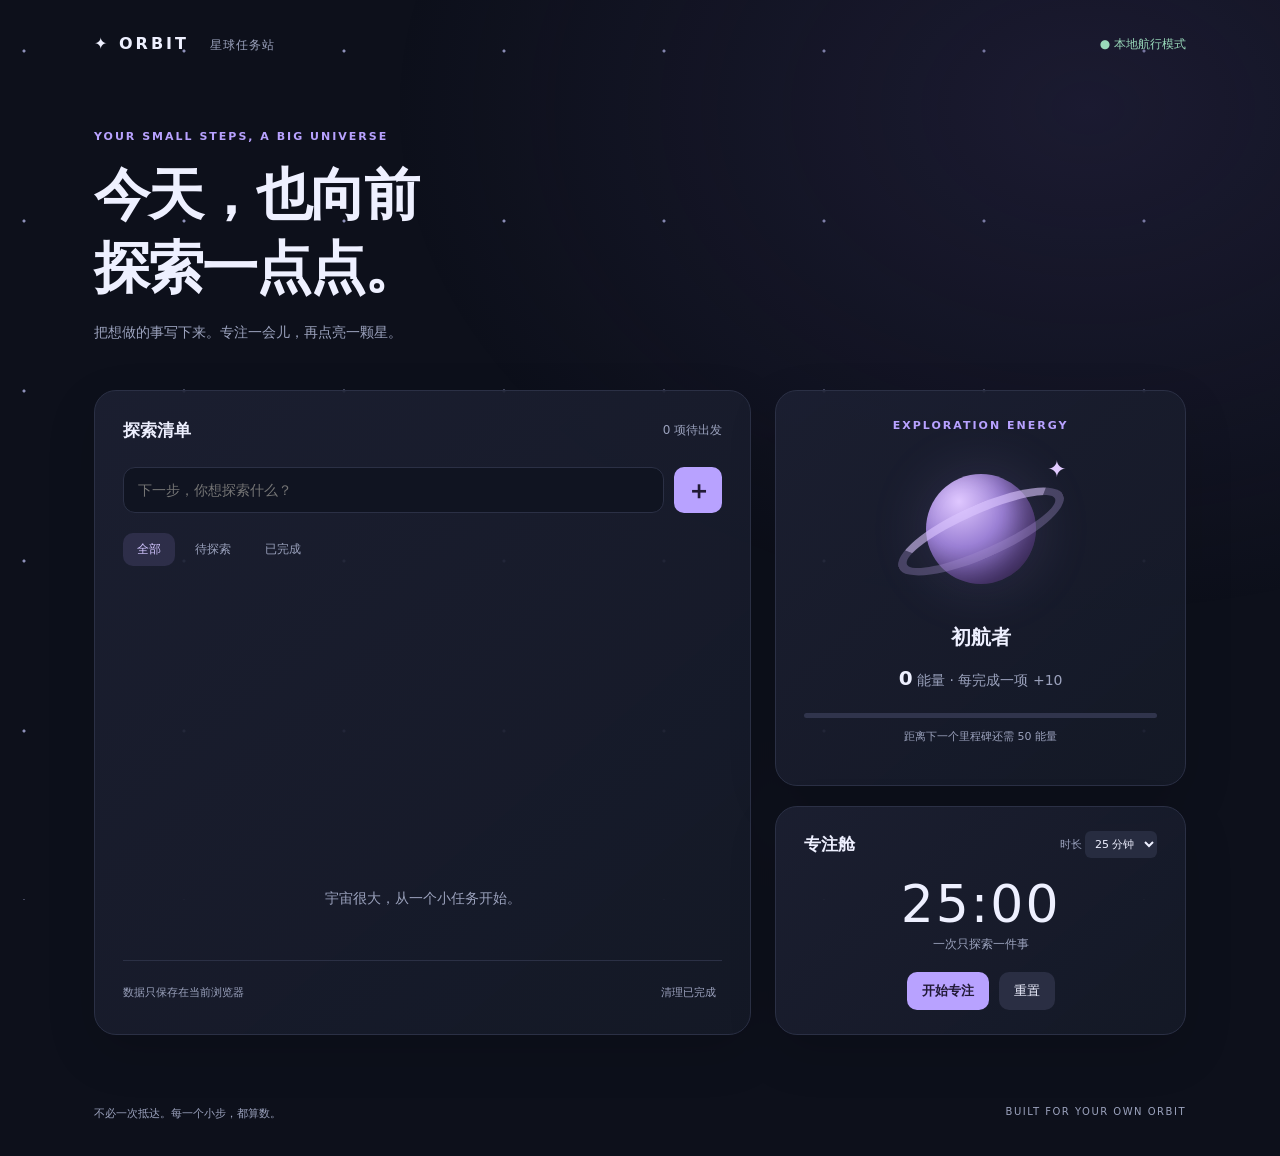
<file: index.html>
<!doctype html>
<html lang="zh-CN">
<head>
<meta charset="utf-8"><meta name="viewport" content="width=device-width,initial-scale=1">
<title>星球任务站 · Orbit</title><link rel="stylesheet" href="style.css">
</head>
<body>
<div class="stars" aria-hidden="true"></div>
<header><a class="brand" href="./">✦ ORBIT <span>星球任务站</span></a><span class="status">● 本地航行模式</span></header>
<main>
<section class="intro"><div class="eyebrow">YOUR SMALL STEPS, A BIG UNIVERSE</div><h1>今天，也向前<br>探索一点点。</h1><p>把想做的事写下来。专注一会儿，再点亮一颗星。</p></section>
<section class="dashboard" aria-label="任务控制台">
<div class="mission panel"><div class="section-heading"><h2>探索清单</h2><span id="count">0 项待出发</span></div>
<form id="task-form"><label class="sr-only" for="task-input">新任务</label><input id="task-input" maxlength="120" placeholder="下一步，你想探索什么？" autocomplete="off" required><button class="add" type="submit" aria-label="添加任务">＋</button></form>
<div class="filters" role="group" aria-label="筛选任务"><button class="active" data-filter="all" aria-pressed="true">全部</button><button data-filter="pending" aria-pressed="false">待探索</button><button data-filter="done" aria-pressed="false">已完成</button></div>
<ul id="tasks"></ul><p id="empty" class="empty">宇宙很大，从一个小任务开始。<br><span>例如：读 10 页书、散步、写下一个灵感。</span></p>
<div class="mission-footer"><span>数据只保存在当前浏览器</span><button id="clear">清理已完成</button></div></div>
<aside><section class="planet-card panel"><div class="eyebrow">EXPLORATION ENERGY</div><div class="planet" aria-hidden="true"><div class="ring"></div><div class="sphere"></div><span class="satellite">✦</span></div><h2 id="level">初航者</h2><p><strong id="energy">0</strong> 能量 · 每完成一项 +10</p><div class="progress"><div id="progress"></div></div><p id="next-level" class="small">距离下一等级还需 50 能量</p></section>
<section class="timer-card panel"><div class="section-heading"><h2>专注舱</h2><label class="duration-label">时长 <select id="duration" aria-label="专注时长"><option value="15">15 分钟</option><option value="25" selected>25 分钟</option><option value="45">45 分钟</option></select></label></div><div id="time" class="time" role="timer">25:00</div><p id="timer-status">一次只探索一件事</p><div class="timer-actions"><button id="toggle-timer" class="primary">开始专注</button><button id="reset-timer">重置</button></div><p id="timer-announcement" class="sr-only" aria-live="polite"></p></section></aside>
</section><p id="notice" role="status" aria-live="polite"></p>
<footer>不必一次抵达。每一个小步，都算数。 <span>BUILT FOR YOUR OWN ORBIT</span></footer>
</main><script src="app.js" defer></script></body></html>
</file>
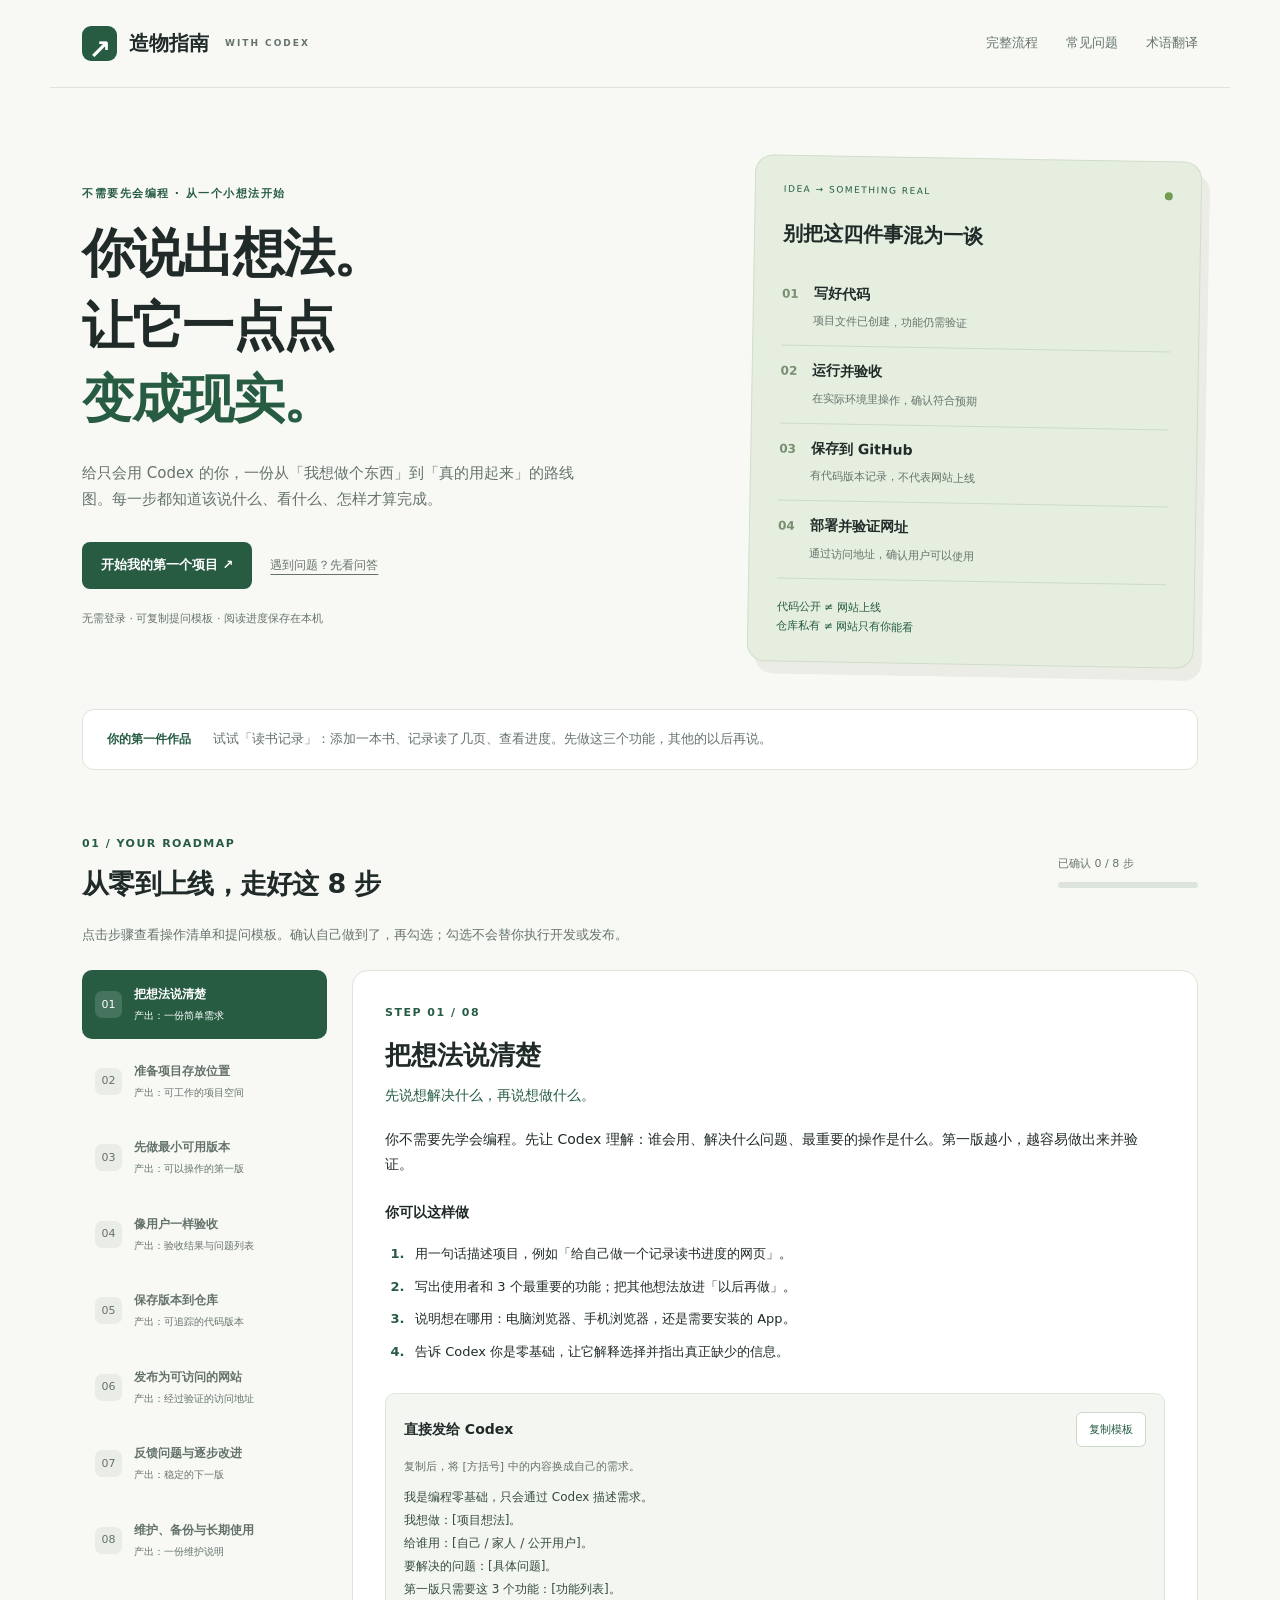
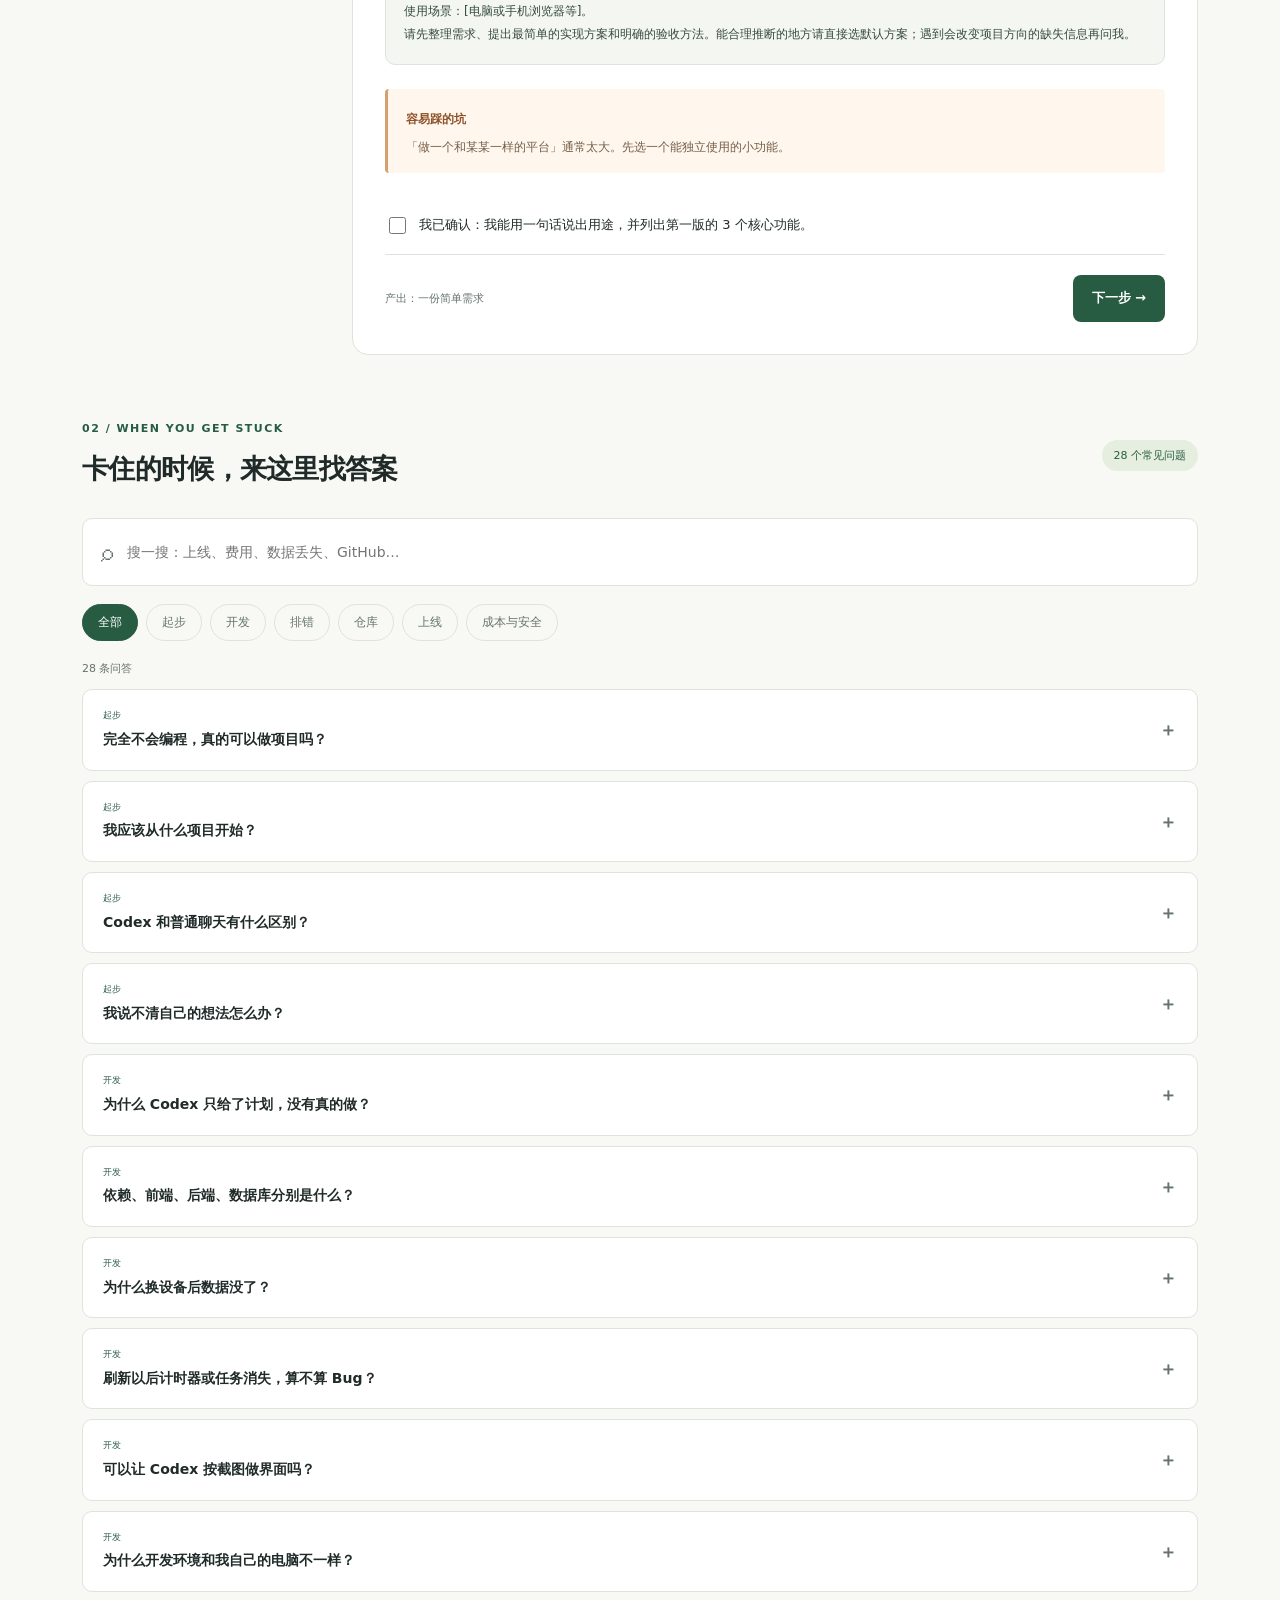
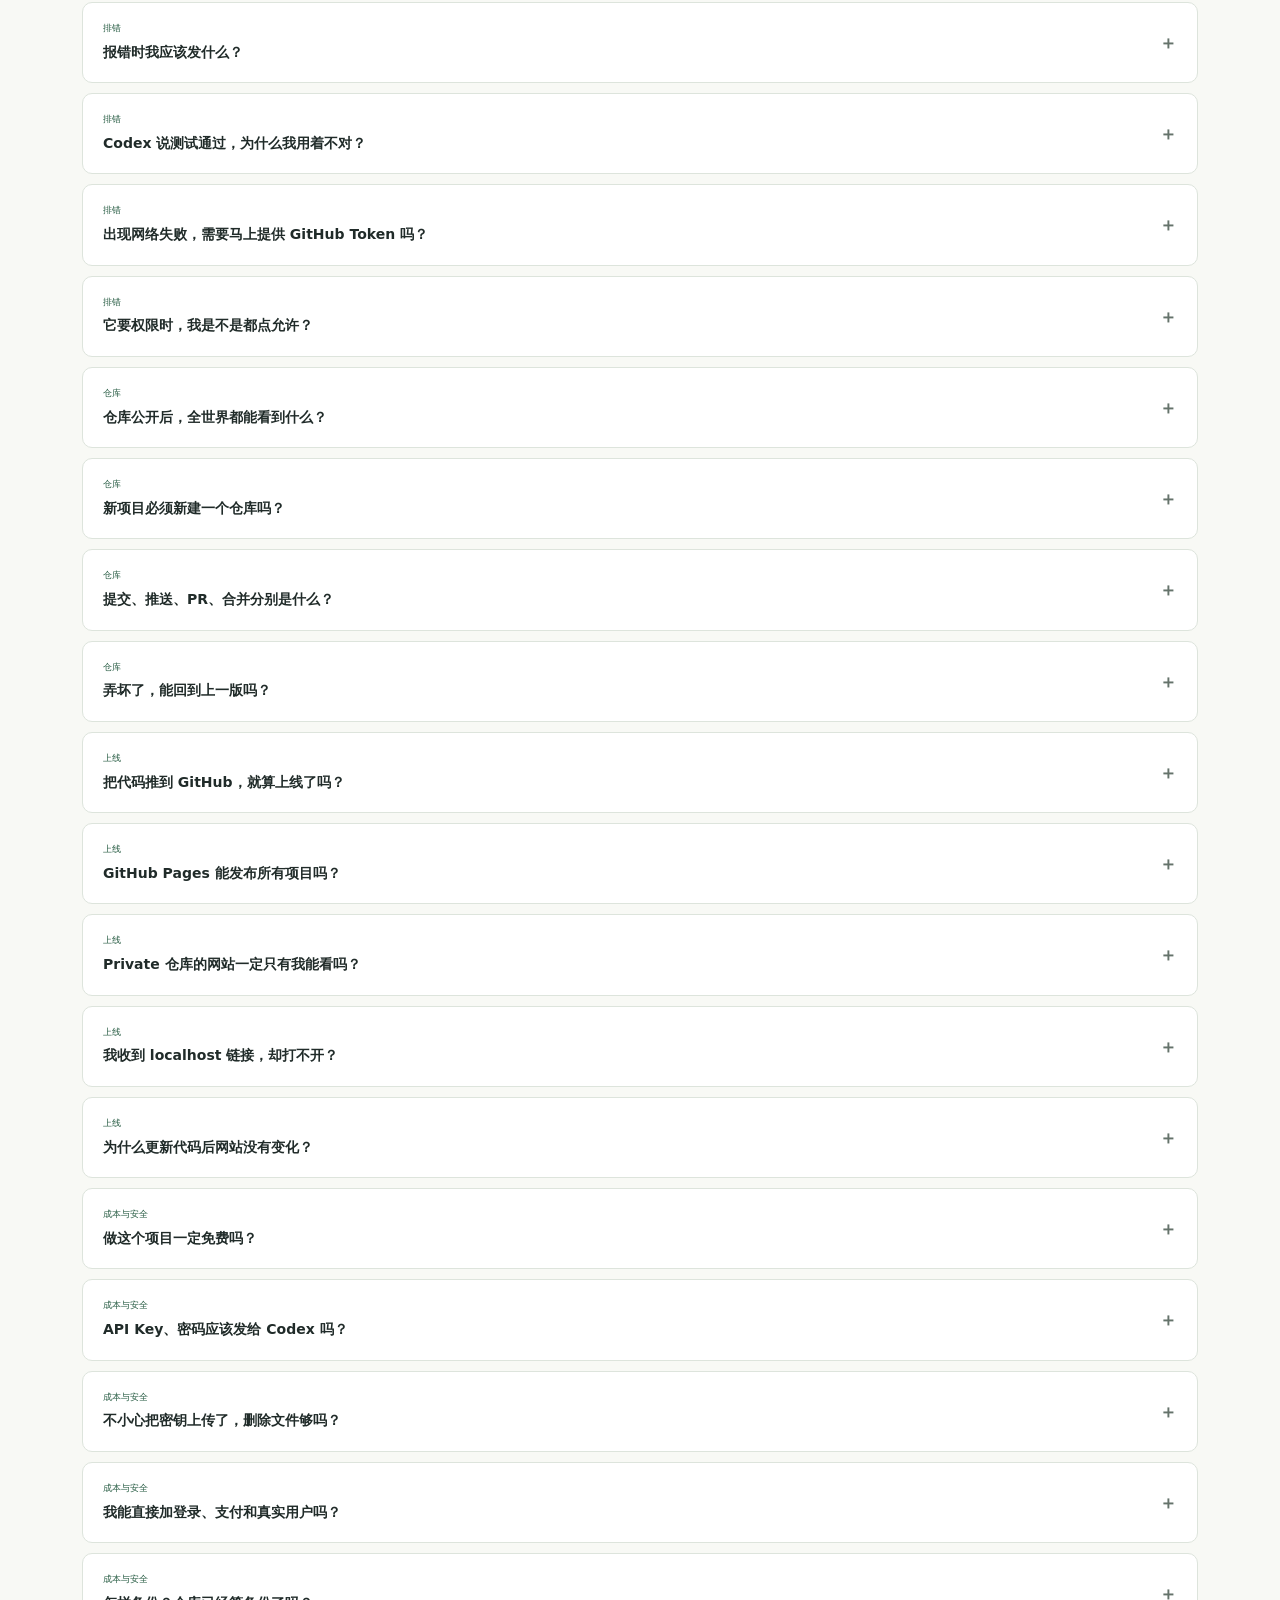
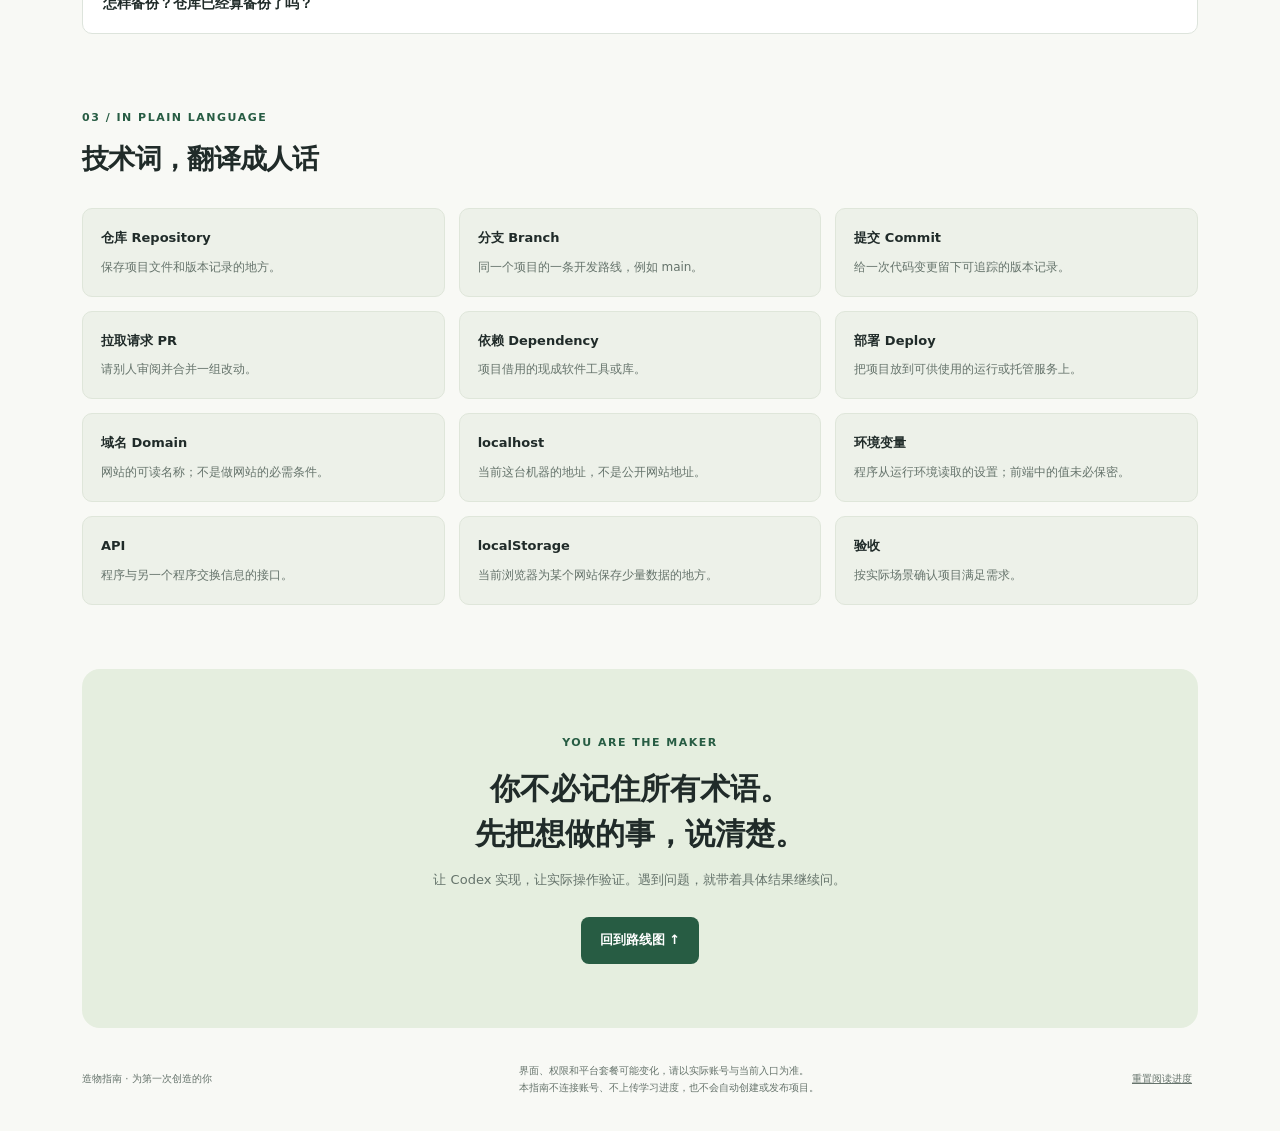
<file: codex-guide/index.html>
<!doctype html>
<html lang="zh-CN"><head><meta charset="utf-8"><meta name="viewport" content="width=device-width, initial-scale=1"><meta name="description" content="面向只会使用 Codex 的零基础学习者：从想法、开发、验收到上线的完整流程、可复制模板与常见问答。"><title>从想法到上线 · Codex 零基础项目指南</title><link rel="stylesheet" href="style.css"></head>
<body><header><a class="brand" href="./"><span class="logo">↗</span> 造物指南 <small>WITH CODEX</small></a><nav aria-label="主导航"><a href="#journey">完整流程</a><a href="#qa">常见问题</a><a href="#words">术语翻译</a></nav></header>
<main><section class="hero"><div><p class="eyebrow">不需要先会编程 · 从一个小想法开始</p><h1>你说出想法。<br>让它一点点<span>变成现实。</span></h1><p class="lead">给只会用 Codex 的你，一份从「我想做个东西」到「真的用起来」的路线图。每一步都知道该说什么、看什么、怎样才算完成。</p><div class="hero-actions"><a class="primary" href="#journey">开始我的第一个项目 ↗</a><a class="secondary" href="#qa">遇到问题？先看问答</a></div><p class="hero-note">无需登录 · 可复制提问模板 · 阅读进度保存在本机</p></div><aside class="map-card" aria-label="项目的四种状态"><div class="map-top"><span>IDEA → SOMETHING REAL</span><span class="dot"></span></div><h2>别把这四件事混为一谈</h2><ol><li><b>01</b><div><strong>写好代码</strong><span>项目文件已创建，功能仍需验证</span></div></li><li><b>02</b><div><strong>运行并验收</strong><span>在实际环境里操作，确认符合预期</span></div></li><li><b>03</b><div><strong>保存到 GitHub</strong><span>有代码版本记录，不代表网站上线</span></div></li><li><b>04</b><div><strong>部署并验证网址</strong><span>通过访问地址，确认用户可以使用</span></div></li></ol><p>代码公开 ≠ 网站上线<br>仓库私有 ≠ 网站只有你能看</p></aside></section>
<section class="start-note"><span>你的第一件作品</span><p>试试「读书记录」：添加一本书、记录读了几页、查看进度。先做这三个功能，其他的以后再说。</p></section>
<section id="journey" class="section"><div class="section-title"><div><p class="eyebrow">01 / YOUR ROADMAP</p><h2>从零到上线，走好这 8 步</h2></div><div class="progress-box"><span id="progress-text">已确认 0 / 8 步</span><progress id="progress" max="8" value="0" aria-label="学习进度"></progress></div></div><p class="section-description">点击步骤查看操作清单和提问模板。确认自己做到了，再勾选；勾选不会替你执行开发或发布。</p><div class="journey-grid"><nav id="step-nav" aria-label="学习步骤"></nav><article id="step-panel" class="step-panel" aria-labelledby="step-title"><p id="step-number" class="eyebrow"></p><h3 id="step-title"></h3><p id="step-subtitle" class="subtitle"></p><p id="step-intro"></p><h4>你可以这样做</h4><ol id="step-actions"></ol><div class="prompt-box"><div><h4>直接发给 Codex</h4><button id="copy-prompt" class="copy" type="button">复制模板</button></div><p class="template-tip">复制后，将 [方括号] 中的内容换成自己的需求。</p><pre id="step-prompt" tabindex="0"></pre></div><div class="pitfall"><strong>容易踩的坑</strong><p id="step-pitfall"></p></div><label class="completion"><input id="complete-step" type="checkbox"><span id="step-check"></span></label><div class="step-bottom"><span id="step-output"></span><button id="next-step" class="primary" type="button">下一步 →</button></div></article></div></section>
<section id="qa" class="section"><div class="section-title"><div><p class="eyebrow">02 / WHEN YOU GET STUCK</p><h2>卡住的时候，来这里找答案</h2></div><span class="tag">28 个常见问题</span></div><label for="search" class="sr-only">搜索常见问题</label><div class="search-wrap"><span aria-hidden="true">⌕</span><input id="search" type="search" placeholder="搜一搜：上线、费用、数据丢失、GitHub…" autocomplete="off"></div><div id="categories" class="categories" role="group" aria-label="问答分类"></div><p id="result-count" class="result-count" role="status"></p><div id="faq-list"></div><p id="no-results" class="no-results" hidden>暂时没有匹配的问答。试试更短的关键词，或换成「全部」分类。</p></section>
<section id="words" class="section"><div class="section-title"><div><p class="eyebrow">03 / IN PLAIN LANGUAGE</p><h2>技术词，翻译成人话</h2></div></div><div id="glossary" class="glossary"></div></section>
<section class="closing"><p class="eyebrow">YOU ARE THE MAKER</p><h2>你不必记住所有术语。<br>先把想做的事，说清楚。</h2><p>让 Codex 实现，让实际操作验证。遇到问题，就带着具体结果继续问。</p><a href="#journey" class="primary">回到路线图 ↑</a></section><p id="message" role="status" aria-live="polite"></p></main>
<footer><span>造物指南 · 为第一次创造的你</span><p>界面、权限和平台套餐可能变化，请以实际账号与当前入口为准。<br>本指南不连接账号、不上传学习进度，也不会自动创建或发布项目。</p><button id="reset-progress" type="button">重置阅读进度</button></footer>
<noscript><p class="noscript">此指南需要启用 JavaScript 才能查看步骤和问答。也可阅读项目中的 GUIDE.md。</p></noscript><script src="content.js" defer></script><script src="app.js" defer></script></body></html>
</file>
<file: style.css>
:root{color-scheme:dark;--bg:#0d101b;--panel:#181c2c;--text:#eef0ff;--muted:#9ba2bd;--accent:#b8a2ff;--line:#2b3045}*{box-sizing:border-box}body{margin:0;background:var(--bg);color:var(--text);font-family:system-ui,-apple-system,"Segoe UI",sans-serif;min-height:100vh}.stars{position:fixed;inset:0;pointer-events:none;z-index:-1;background:radial-gradient(ellipse at 85% 12%,#38305d55,transparent 45%),radial-gradient(circle at 15% 30%,#8e91ba 1px,transparent 2px);background-size:auto,160px 170px}header,main{max-width:1140px;margin:auto}header{display:flex;justify-content:space-between;align-items:center;padding:34px 24px}.brand{font-weight:800;letter-spacing:3px;color:var(--text);text-decoration:none}.brand span{font-size:12px;letter-spacing:1px;font-weight:400;margin-left:12px;color:var(--muted)}.status{font-size:12px;color:#99d9ba}.intro{padding:42px 0 32px}.eyebrow{font-size:11px;letter-spacing:2px;color:var(--accent);font-weight:600}h1{font-size:clamp(36px,5vw,56px);line-height:1.3;letter-spacing:-2px;margin:16px 0}p{color:var(--muted);font-size:14px;line-height:1.7}main{padding:0 24px}.dashboard{display:grid;grid-template-columns:1.6fr 1fr;gap:24px}.panel{background:linear-gradient(140deg,#1c2032e8,#151927ef);border:1px solid var(--line);border-radius:22px;padding:28px;box-shadow:0 18px 50px #0002}.mission{display:flex;flex-direction:column;min-height:560px}.section-heading{display:flex;justify-content:space-between;align-items:center;gap:12px}h2{font-size:17px;margin:0}.section-heading>span{font-size:12px;color:var(--muted)}form{display:flex;margin:25px 0 20px;gap:10px}input{min-width:0;flex:1;background:#101421;border:1px solid var(--line);border-radius:12px;padding:14px;color:var(--text);font:inherit;font-size:14px}button,select{font:inherit}button{cursor:pointer;border:0;border-radius:10px;color:var(--text);background:#2a2e43;padding:10px 15px;transition:background .15s,transform .15s}button:hover{background:#3a3e57}button:active{transform:scale(.97)}button:focus-visible,input:focus-visible,select:focus-visible,a:focus-visible{outline:2px solid var(--accent);outline-offset:4px}.add,.primary{background:var(--accent);color:#211a36;font-weight:700}.add{font-size:25px;width:48px;padding:0}.primary:hover,.add:hover{background:#c9b9ff}.filters{display:flex;gap:6px}.filters button{font-size:12px;background:transparent;color:var(--muted);padding:8px 14px}.filters .active{background:#b8a2ff20;color:#d2c5ff}ul{list-style:none;padding:0;margin:20px 0;flex:1}li{display:flex;align-items:center;gap:12px;padding:15px 0;border-bottom:1px solid #2b304580}li .check{flex-shrink:0;display:grid;place-items:center;width:24px;height:24px;border:1px solid #66708a;border-radius:8px;background:transparent;padding:0}li.done .check{background:var(--accent);color:#211a36;border-color:var(--accent)}.task-text{flex:1;font-size:14px;overflow-wrap:anywhere}li.done .task-text{color:var(--muted);text-decoration:line-through}.delete{color:var(--muted);background:transparent;font-size:18px;padding:4px 9px}.empty{text-align:center;margin:auto;padding:50px 10px}.empty span{font-size:12px}.mission-footer{border-top:1px solid var(--line);padding-top:18px;display:flex;justify-content:space-between;align-items:center;gap:12px;font-size:11px;color:var(--muted)}.mission-footer button{background:transparent;font-size:11px;color:var(--muted);padding:6px}aside{display:grid;gap:20px}.planet-card{text-align:center}.planet{position:relative;width:180px;height:155px;margin:22px auto 15px}.sphere{position:absolute;inset:20px 35px 25px;border-radius:50%;background:radial-gradient(circle at 30% 25%,#dfc7ff,#9b80d5 40%,#584486 75%,#292139);box-shadow:0 0 60px #b8a2ff25,inset -15px -10px 25px #21132c66}.ring{position:absolute;top:51px;left:0;width:180px;height:53px;border:9px solid #aa94d255;border-top-color:#dcc6ff99;border-radius:50%;transform:rotate(-24deg);z-index:1}.satellite{position:absolute;right:4px;top:2px;color:#e1cbff;font-size:23px}.planet-card h2{font-size:20px}.planet-card p{margin:10px 0}.planet-card strong{color:var(--text);font-size:20px}.progress{height:5px;background:#30344c;border-radius:4px;margin-top:18px;overflow:hidden}.progress div{height:100%;width:0;background:var(--accent);transition:width .4s}.planet-card .small{font-size:11px}.timer-card{padding:24px 28px}.duration-label{font-size:11px;color:var(--muted)}select{border:0;background:#272c40;color:var(--text);border-radius:6px;padding:6px;font-size:11px}.time{font-size:52px;font-weight:300;letter-spacing:2px;text-align:center;font-variant-numeric:tabular-nums;margin:16px 0 0}.timer-card>p{text-align:center;margin:0 0 18px;font-size:12px}.timer-actions{display:flex;justify-content:center;gap:10px;font-size:13px}footer{display:flex;justify-content:space-between;gap:12px;margin:35px 0;color:var(--muted);font-size:11px}footer span{letter-spacing:1.5px;font-size:10px}#notice{min-height:24px;margin:12px 0 0;color:#e4ba80}.sr-only{position:absolute;width:1px;height:1px;padding:0;margin:-1px;overflow:hidden;clip:rect(0,0,0,0);white-space:nowrap;border:0}[hidden]{display:none!important}@media(max-width:740px){header{padding:24px}.status{display:none}.intro{padding-top:20px}.dashboard{grid-template-columns:1fr}.mission{min-height:420px}.panel{padding:22px}aside{grid-template-columns:1fr 1fr;gap:14px}.planet{width:140px;transform:scale(.8);margin:4px auto;height:140px}.sphere{inset:20px 15px 10px}.ring{left:-20px}.timer-card{display:flex;flex-direction:column;justify-content:center}.timer-card .section-heading{flex-direction:column}.time{font-size:38px}.timer-actions{flex-wrap:wrap}.planet-card .eyebrow{font-size:9px}footer{flex-direction:column}}@media(prefers-reduced-motion:reduce){*{transition:none!important}}
</file>
<file: codex-guide/style.css>
:root{--bg:#f8f9f5;--paper:#fff;--ink:#202b29;--muted:#65736b;--line:#dde4dc;--green:#275c43;--mint:#e5eedf;--orange:#b76d37}*{box-sizing:border-box}html{scroll-behavior:smooth;scroll-padding-top:24px}body{margin:0;background:var(--bg);color:var(--ink);font-family:system-ui,-apple-system,"Segoe UI",sans-serif;line-height:1.75}header,main,footer{max-width:1180px;margin:auto;padding-left:32px;padding-right:32px}header{display:flex;align-items:center;justify-content:space-between;padding-top:26px;padding-bottom:26px;border-bottom:1px solid var(--line)}a{color:inherit}.brand{display:flex;gap:12px;align-items:center;text-decoration:none;font-weight:750;font-size:20px}.logo{background:var(--green);color:white;display:grid;place-items:center;width:35px;height:35px;border-radius:9px;font-size:27px}.brand small{font-size:9px;color:var(--muted);letter-spacing:2px;margin-left:4px}header nav{display:flex;gap:28px;font-size:13px}header nav a{text-decoration:none;color:var(--muted)}header nav a:hover{color:var(--green)}.hero{display:grid;grid-template-columns:1.35fr 1fr;gap:65px;padding:70px 0 44px;align-items:center}.eyebrow{font-size:11px;font-weight:650;letter-spacing:1.5px;color:var(--green);margin:0 0 14px}h1{font-size:clamp(32px,4.2vw,52px);line-height:1.4;letter-spacing:-1.8px;margin:0 0 24px}h1 span{color:var(--green);display:block}.lead{font-size:15px;color:var(--muted);max-width:520px}.hero-actions{display:flex;gap:18px;align-items:center;flex-wrap:wrap;margin-top:30px}.primary{display:inline-flex;align-items:center;justify-content:center;border:0;background:var(--green);color:white;border-radius:8px;padding:12px 19px;text-decoration:none;font:inherit;font-size:13px;font-weight:600;cursor:pointer}.primary:hover{background:#1c4933}.secondary{font-size:12px;color:var(--muted);text-underline-offset:5px}.hero-note{font-size:11px;color:var(--muted);margin-top:20px}.map-card{background:var(--mint);border:1px solid #d1ddcb;padding:26px 28px;border-radius:18px;transform:rotate(1deg);box-shadow:8px 12px 0 #eaece5}.map-top{display:flex;justify-content:space-between;font-size:9px;letter-spacing:1.5px;color:var(--green)}.dot{width:8px;height:8px;background:#749b55;border-radius:50%;margin-top:4px}.map-card h2{font-size:20px;margin:18px 0}.map-card ol{list-style:none;margin:0;padding:0}.map-card li{display:flex;gap:15px;padding:12px 0;border-bottom:1px solid #cddbc7}.map-card b{font-size:12px;color:#789071;padding-top:3px}.map-card strong{display:block;font-size:14px}.map-card li span{font-size:11px;color:var(--muted)}.map-card>p{font-size:11px;color:var(--green);margin:18px 0 0}.start-note{display:flex;align-items:center;gap:22px;padding:18px 24px;background:#fff;border:1px solid var(--line);border-radius:12px}.start-note>span{font-size:12px;font-weight:700;white-space:nowrap;color:var(--green)}.start-note p{font-size:13px;color:var(--muted);margin:0}.section{padding-top:64px}.section-title{display:flex;align-items:center;justify-content:space-between;gap:20px;margin-bottom:16px}.section-title h2{font-size:27px;letter-spacing:-.7px;margin:0}.section-title .eyebrow{margin-bottom:7px}.section-description{font-size:13px;color:var(--muted);margin-bottom:24px}.progress-box{font-size:11px;color:var(--muted);width:140px}progress{width:100%;height:6px;border:0;border-radius:4px;display:block;margin-top:9px;accent-color:var(--green)}progress::-webkit-progress-bar{background:var(--line);border-radius:4px}progress::-webkit-progress-value{background:var(--green);border-radius:4px}.journey-grid{display:grid;grid-template-columns:245px minmax(0,1fr);gap:25px;align-items:start}#step-nav{position:sticky;top:24px;display:grid;gap:8px}.step-link{display:flex;align-items:center;gap:12px;text-align:left;background:transparent;border:1px solid transparent;border-radius:10px;padding:13px 12px;font:inherit;cursor:pointer;color:var(--muted);width:100%}.step-link .number{display:grid;place-items:center;width:27px;height:27px;border-radius:7px;background:#e9ede5;font-size:11px;flex-shrink:0}.step-link strong{display:block;font-size:12px}.step-link .caption{font-size:10px;display:block;margin-top:2px}.step-link.active{background:var(--green);color:white}.step-link.active .number{background:#ffffff24}.step-link.completed:not(.active) .number{background:#dcebdd;color:var(--green)}.step-panel{background:var(--paper);border:1px solid var(--line);border-radius:16px;padding:32px}.step-panel h3{font-size:26px;margin:0;line-height:1.4}.step-panel .subtitle{color:var(--green);font-size:14px;margin:10px 0 20px}.step-panel>p:not(.eyebrow){font-size:14px}.step-panel h4{font-size:14px;margin:24px 0 12px}.step-panel>ol{padding-left:24px;font-size:13px}.step-panel>ol li{padding:5px 0 5px 6px}.step-panel li::marker{color:var(--green);font-weight:650}.prompt-box{background:#f4f6f1;border:1px solid var(--line);border-radius:10px;padding:18px;margin-top:24px}.prompt-box>div{display:flex;justify-content:space-between;align-items:center;gap:10px}.prompt-box h4{margin:0}.copy{font:inherit;font-size:11px;border:1px solid #cdd8ca;background:white;color:var(--green);border-radius:6px;padding:7px 12px;cursor:pointer}.copy:hover{background:#e8f0e3}.template-tip{color:var(--muted);font-size:11px;margin:10px 0}pre{font:inherit;font-size:12px;line-height:1.9;white-space:pre-wrap;overflow-wrap:anywhere;margin:0;color:#354b3c}.pitfall{padding:15px 18px;background:#fff7ed;border-left:3px solid #d4a070;border-radius:4px;margin:24px 0}.pitfall strong{font-size:12px;color:#8e532a}.pitfall p{font-size:12px;margin:5px 0 0;color:#755d49}.completion{display:flex;align-items:start;gap:10px;font-size:13px;padding:17px 0;cursor:pointer}.completion input{width:17px;height:17px;accent-color:var(--green);margin-top:3px;flex-shrink:0}.step-bottom{display:flex;align-items:center;justify-content:space-between;border-top:1px solid var(--line);padding-top:20px;gap:14px}.step-bottom>span{font-size:11px;color:var(--muted)}.tag{font-size:11px;background:var(--mint);color:var(--green);padding:6px 12px;border-radius:20px;white-space:nowrap}.search-wrap{display:flex;align-items:center;gap:12px;border:1px solid var(--line);background:#fff;border-radius:10px;padding:12px 18px;margin-top:26px}.search-wrap>span{font-size:24px;color:var(--muted)}input[type=search]{font:inherit;font-size:14px;width:100%;border:0;outline:none;background:transparent;color:var(--ink)}.categories{display:flex;gap:8px;flex-wrap:wrap;margin:18px 0}.categories button{border:1px solid var(--line);border-radius:20px;background:transparent;color:var(--muted);padding:7px 15px;font:inherit;font-size:12px;cursor:pointer}.categories button.active{background:var(--green);color:white;border-color:var(--green)}.result-count{color:var(--muted);font-size:11px}.faq{background:white;border:1px solid var(--line);border-radius:10px;margin:10px 0;padding:0 20px}.faq summary{cursor:pointer;display:flex;justify-content:space-between;align-items:center;gap:20px;padding:18px 0;font-size:14px;font-weight:600;list-style:none}.faq summary::-webkit-details-marker{display:none}.faq summary::after{content:'＋';font-size:18px;color:var(--muted);flex-shrink:0}.faq[open] summary::after{content:'−'}.faq summary span{display:block;font-size:9px;color:var(--green);font-weight:400;margin-bottom:3px}.faq>p{font-size:13px;color:var(--muted);margin:0 0 20px;max-width:900px}.no-results{padding:30px;border:1px dashed var(--line);text-align:center;color:var(--muted);font-size:13px}.glossary{display:grid;grid-template-columns:repeat(3,1fr);gap:14px;margin-top:26px}.word{background:#edf1e9;border:1px solid #dfe6da;border-radius:10px;padding:18px}.word h3{font-size:13px;margin:0 0 7px}.word p{font-size:12px;color:var(--muted);margin:0}.closing{text-align:center;padding:64px 20px;margin-top:64px;background:var(--mint);border-radius:18px}.closing h2{font-size:30px;line-height:1.5;margin:12px 0}.closing>p:not(.eyebrow){font-size:13px;color:var(--muted)}.closing a{margin-top:12px}#message{position:fixed;bottom:20px;left:50%;transform:translateX(-50%);background:var(--ink);color:white;border-radius:8px;padding:12px 20px;font-size:12px;max-width:90vw;z-index:5;box-shadow:0 4px 20px #0002}#message:empty{display:none}footer{display:flex;justify-content:space-between;align-items:center;gap:20px;font-size:10px;color:var(--muted);padding-top:34px;padding-bottom:34px}footer>span{white-space:nowrap}footer p{margin:0}footer button{font:inherit;color:var(--muted);background:transparent;border:0;text-decoration:underline;cursor:pointer;white-space:nowrap}.sr-only{position:absolute;width:1px;height:1px;overflow:hidden;clip:rect(0,0,0,0);white-space:nowrap}.noscript{padding:24px;text-align:center;background:#fff7ed}[hidden]{display:none!important}:focus-visible{outline:3px solid #9bc285;outline-offset:4px}.search-wrap:focus-within{outline:2px solid var(--green);outline-offset:3px}@media(max-width:900px){.hero{gap:30px}header nav{gap:15px}.brand small{display:none}.journey-grid{grid-template-columns:205px minmax(0,1fr)}.step-panel{padding:24px}.glossary{grid-template-columns:repeat(2,1fr)}}@media(max-width:640px){header,main,footer{padding-left:20px;padding-right:20px}header{flex-wrap:wrap;gap:18px}header nav{font-size:11px;gap:20px}.brand{font-size:18px}.hero{grid-template-columns:1fr;padding-top:38px;gap:24px}h1{font-size:35px}.map-card{transform:none}.start-note{flex-direction:column;align-items:start;gap:5px;padding:18px}.section{padding-top:44px}.section-title{align-items:start}.section-title h2{font-size:23px}.progress-box{width:92px;flex-shrink:0}.journey-grid{grid-template-columns:1fr;gap:18px}#step-nav{position:static;grid-template-columns:repeat(2,minmax(0,1fr));gap:6px}.step-link{padding:10px 7px;gap:8px}.step-link strong{font-size:11px}.step-link .caption{font-size:9px}.step-link .number{width:23px;height:23px}.step-panel{padding:22px 18px}.step-panel h3{font-size:23px}.step-bottom{flex-wrap:wrap}.glossary{grid-template-columns:1fr}.faq{padding:0 16px}.faq summary{font-size:13px}.tag{font-size:9px}.closing{padding:40px 16px}.closing h2{font-size:25px}footer{flex-direction:column;align-items:start;gap:12px}}@media(prefers-reduced-motion:reduce){html{scroll-behavior:auto}}
</file>
